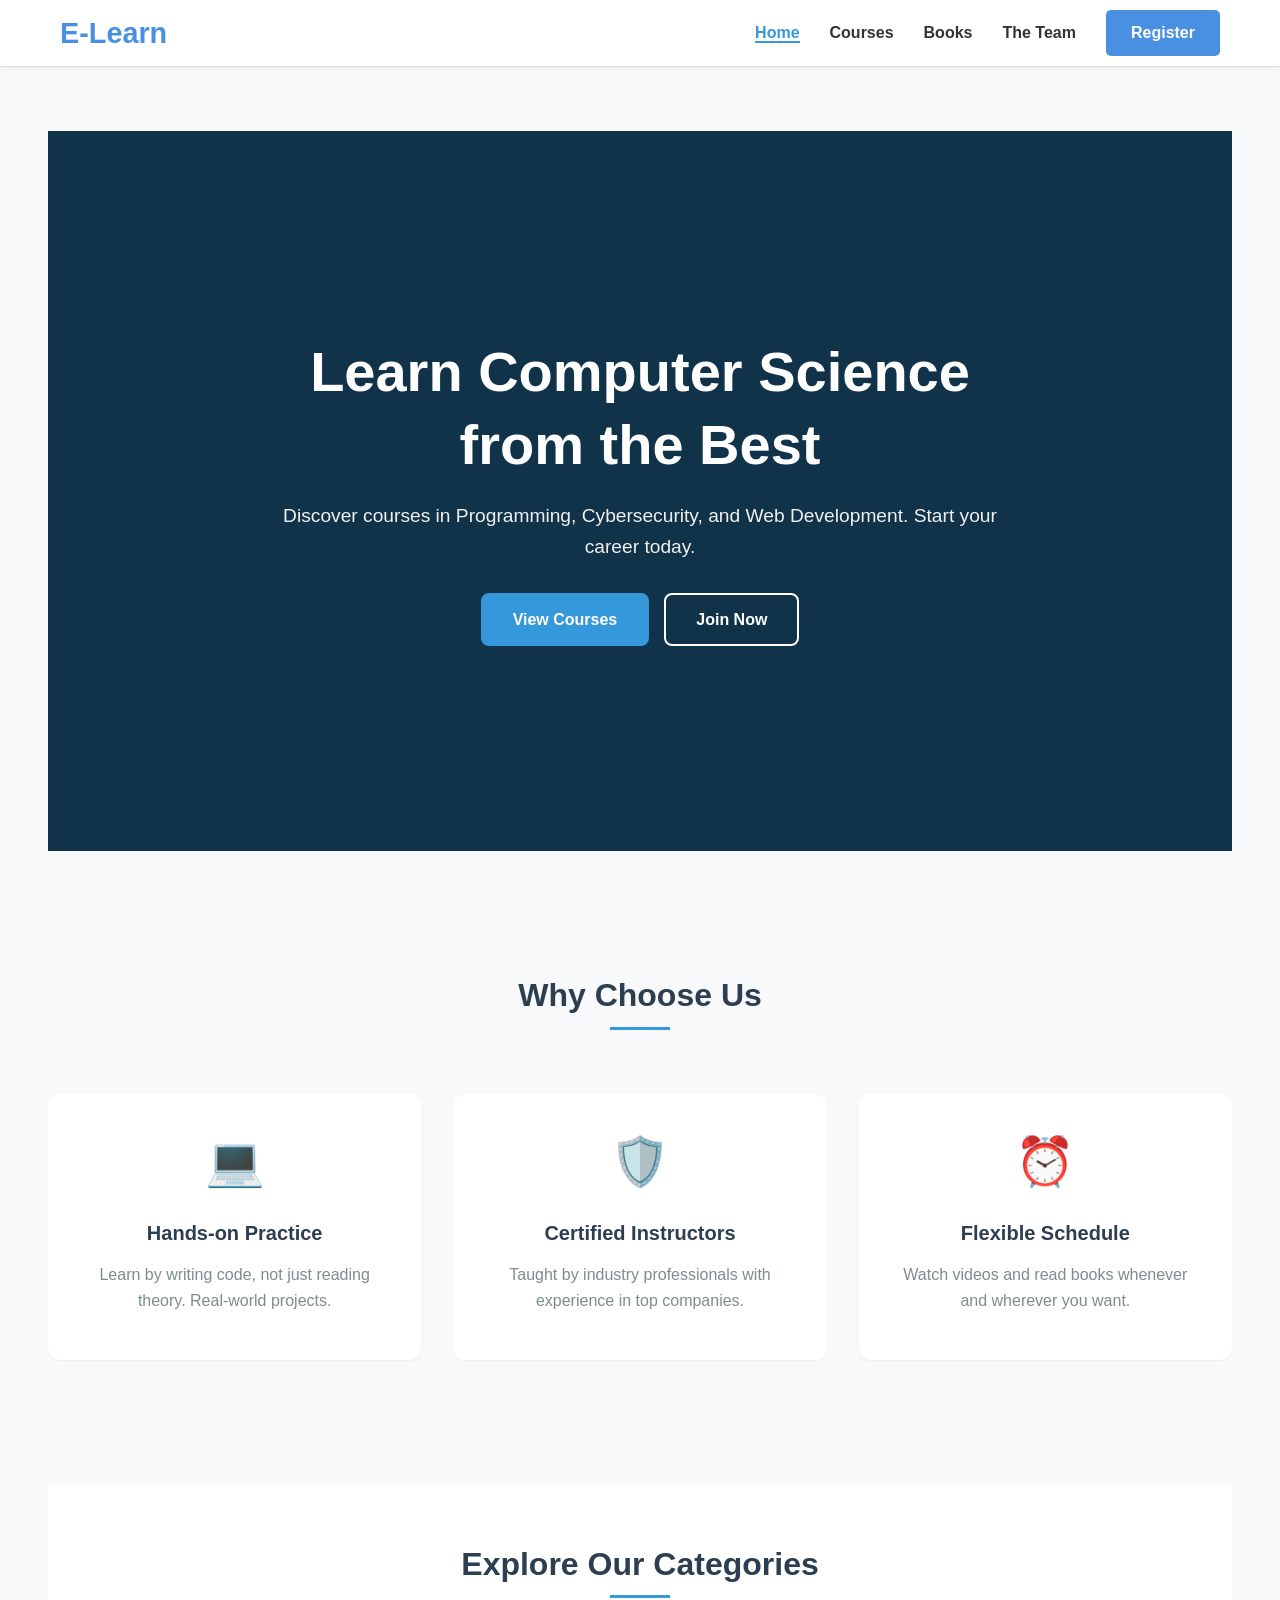
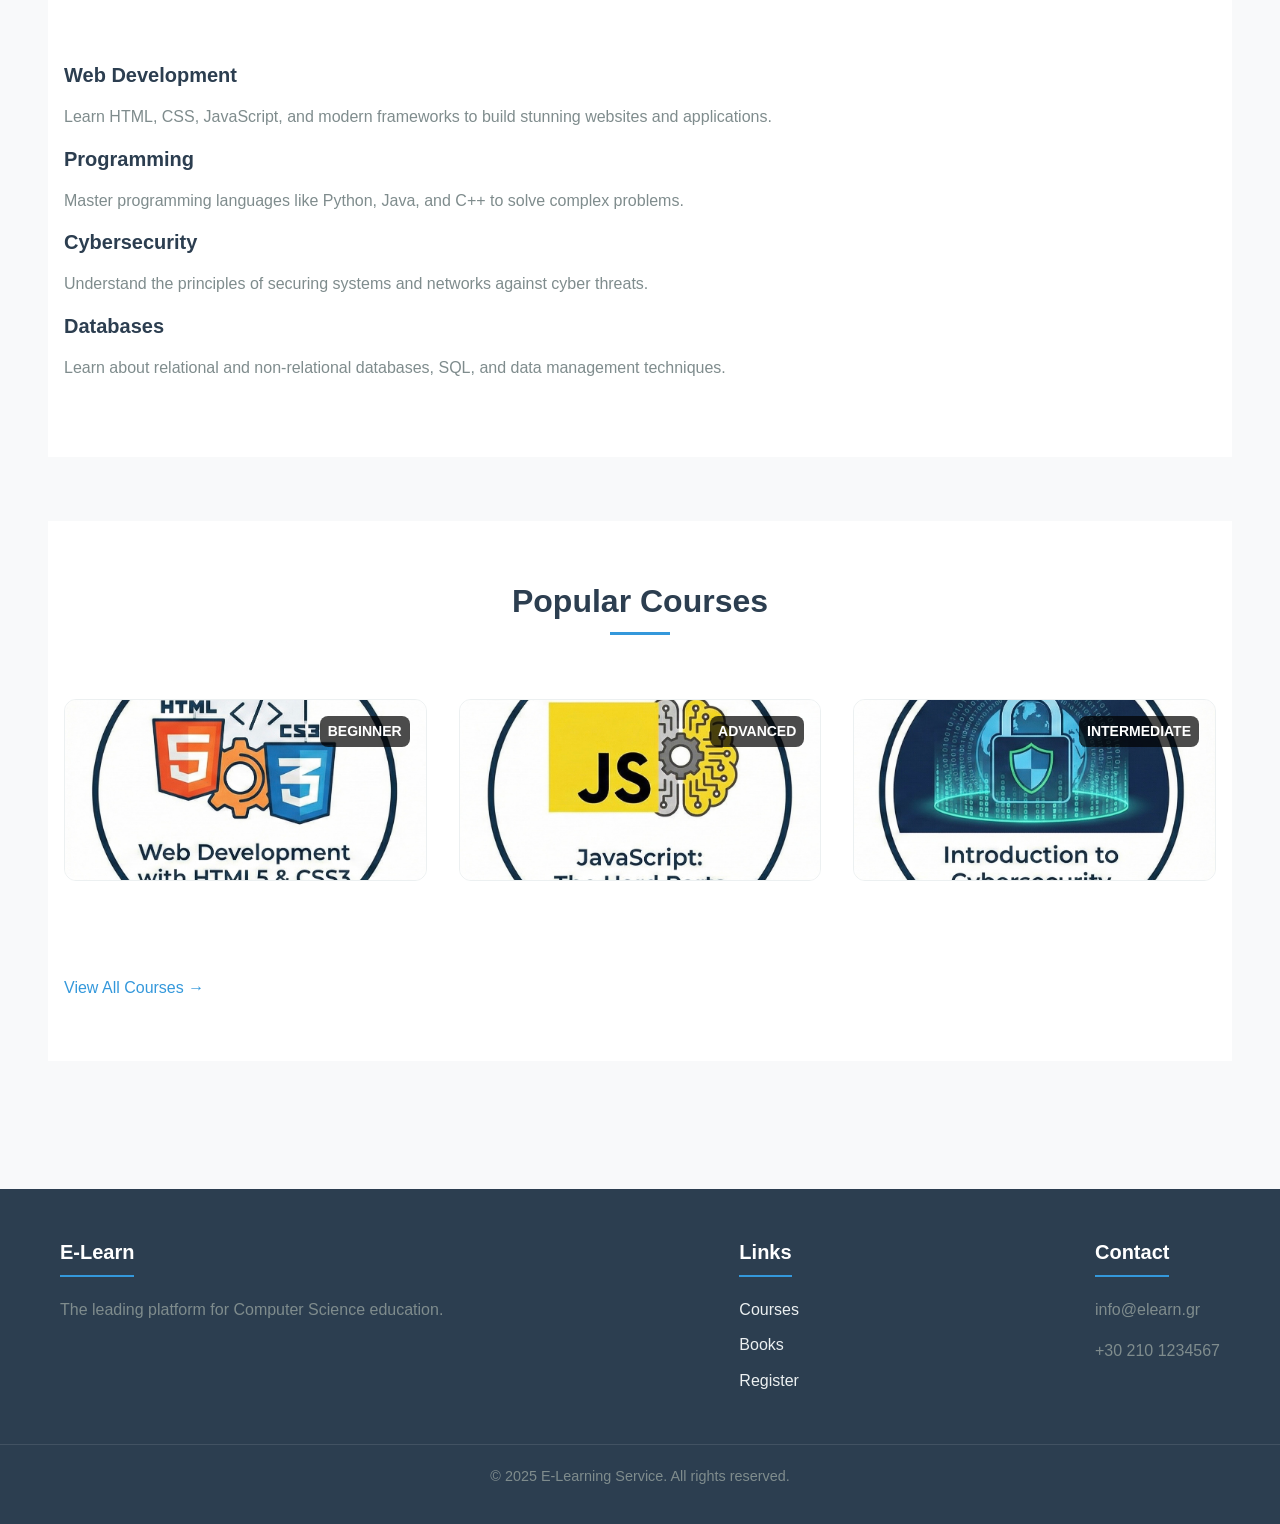
<file: project/part-a-frontend/index.html>
<!DOCTYPE html>
<html lang="el">
<head>
    <meta charset="UTF-8">
    <meta name="viewport" content="width=device-width, initial-scale=1.0">
    <title>E-Learn | Digital Learning</title>
    <link rel="stylesheet" href="assets/css/reset.css">
    <link rel="stylesheet" href="assets/css/theme.css">
    <link rel="stylesheet" href="assets/css/layout.css">
    <link rel="stylesheet" href="assets/css/components.css">
</head>
<body>

    <header class="main-header">
        <div class="header-container">
            
            <a href="index.html" class="logo">E-Learn</a>

            <button class="mobile-menu-btn" aria-label="Toggle navigation">
                <span class="bar"></span>
                <span class="bar"></span>
                <span class="bar"></span>
            </button>

            <nav class="main-nav">
                <ul>
                    <li><a href="index.html" class="active">Home</a></li>
                    <li><a href="courses.html">Courses</a></li>
                    <li><a href="books.html">Books</a></li>
                    <li><a href="about.html">The Team</a></li>
                    <li><a href="register.html" class="btn-register">Register</a></li>
                </ul>
            </nav>
        </div>
    </header>

    <main>
        <section id="hero" class="hero-section">
            <div class="hero-content">
                <h1>Learn Computer Science from the Best</h1>
                <p>Discover courses in Programming, Cybersecurity, and Web Development. Start your career today.</p>
                <div class="hero-buttons">
                    <a href="courses.html" class="btn-primary">View Courses</a>
                    <a href="register.html" class="btn-outline-white">Join Now</a>
                </div>
            </div>
            <div class="hero-overlay"></div>
        </section>

        <section id="features" class="container section-padding">
            <h2 class="section-title">Why Choose Us</h2>
            <div class="features-grid">
                <article class="feature-card">
                    <div class="icon">💻</div>
                    <h3>Hands-on Practice</h3>
                    <p>Learn by writing code, not just reading theory. Real-world projects.</p>
                </article>
                <article class="feature-card">
                    <div class="icon">🛡️</div>
                    <h3>Certified Instructors</h3>
                    <p>Taught by industry professionals with experience in top companies.</p>
                </article>
                <article class="feature-card">
                    <div class="icon">⏰</div>
                    <h3>Flexible Schedule</h3>
                    <p>Watch videos and read books whenever and wherever you want.</p>
                </article>
            </div>
        </section>

        <section id="categories-desc" class="bg-light section-padding">
            <div class="container">
                <h2 class="section-title">Explore Our Categories</h2>
                <div class="categories-grid">
                    <div class="category-card">
                        <h3>Web Development</h3>
                        <p>Learn HTML, CSS, JavaScript, and modern frameworks to build stunning websites and applications.</p>
                    </div>
                    <div class="category-card">
                        <h3>Programming</h3>
                        <p>Master programming languages like Python, Java, and C++ to solve complex problems.</p>
                    </div>
                    <div class="category-card">
                        <h3>Cybersecurity</h3>
                        <p>Understand the principles of securing systems and networks against cyber threats.</p>
                    </div>
                    <div class="category-card">
                        <h3>Databases</h3>
                        <p>Learn about relational and non-relational databases, SQL, and data management techniques.</p>
                    </div>
                </div>
            </div>
        </section>

        <section id="featured-courses" class="bg-light section-padding">
            <div class="container">
                <h2 class="section-title">Popular Courses</h2>
                <div id="courses-grid" class="grid-container">
                    </div>
                <div class="text-center" style="margin-top: 30px;">
                    <a href="courses.html" class="btn-link">View All Courses →</a>
                </div>
            </div>
        </section>
    </main>

    <footer>
        <div class="container footer-content">
            <div class="footer-col">
                <h3>E-Learn</h3>
                <p>The leading platform for Computer Science education.</p>
            </div>
            <div class="footer-col">
                <h3>Links</h3>
                <ul>
                    <li><a href="courses.html">Courses</a></li>
                    <li><a href="books.html">Books</a></li>
                    <li><a href="register.html">Register</a></li>
                </ul>
            </div>
            <div class="footer-col">
                <h3>Contact</h3>
                <p>info@elearn.gr</p>
                <p>+30 210 1234567</p>
            </div>
        </div>
        <div class="footer-bottom">
            <p>&copy; 2025 E-Learning Service. All rights reserved.</p>
        </div>
    </footer>

    <script src="assets/js/data/courses.js"></script>
    <script src="assets/js/ui/responsive.js"></script>
    <script src="assets/js/ui/modal.js"></script>
    <script src="app.js"></script>
    
    <script>
        document.addEventListener('DOMContentLoaded', () => {
            if (typeof renderCourses === 'function' && typeof courses !== 'undefined') {
                const featured = courses.slice(0, 3);
                renderCourses(featured);
            }
        });
    </script>
</body>
</html>
</file>
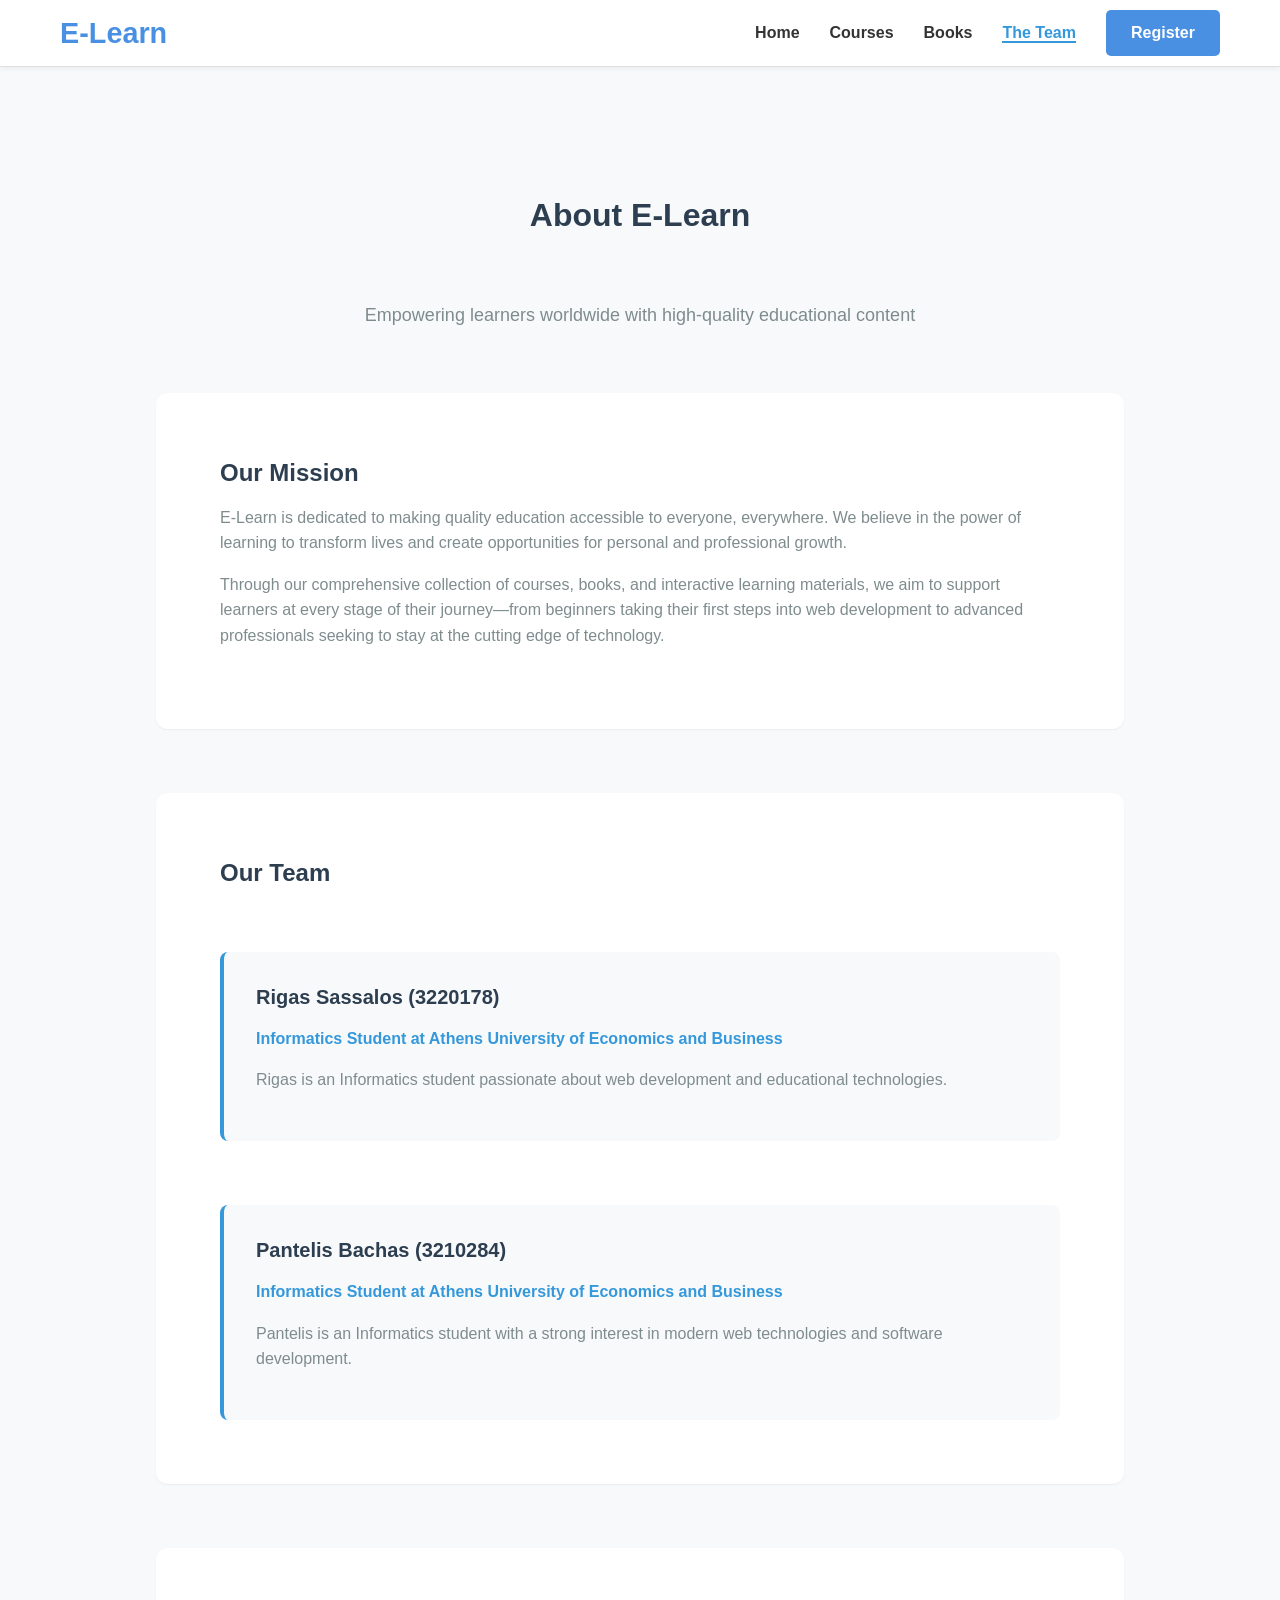
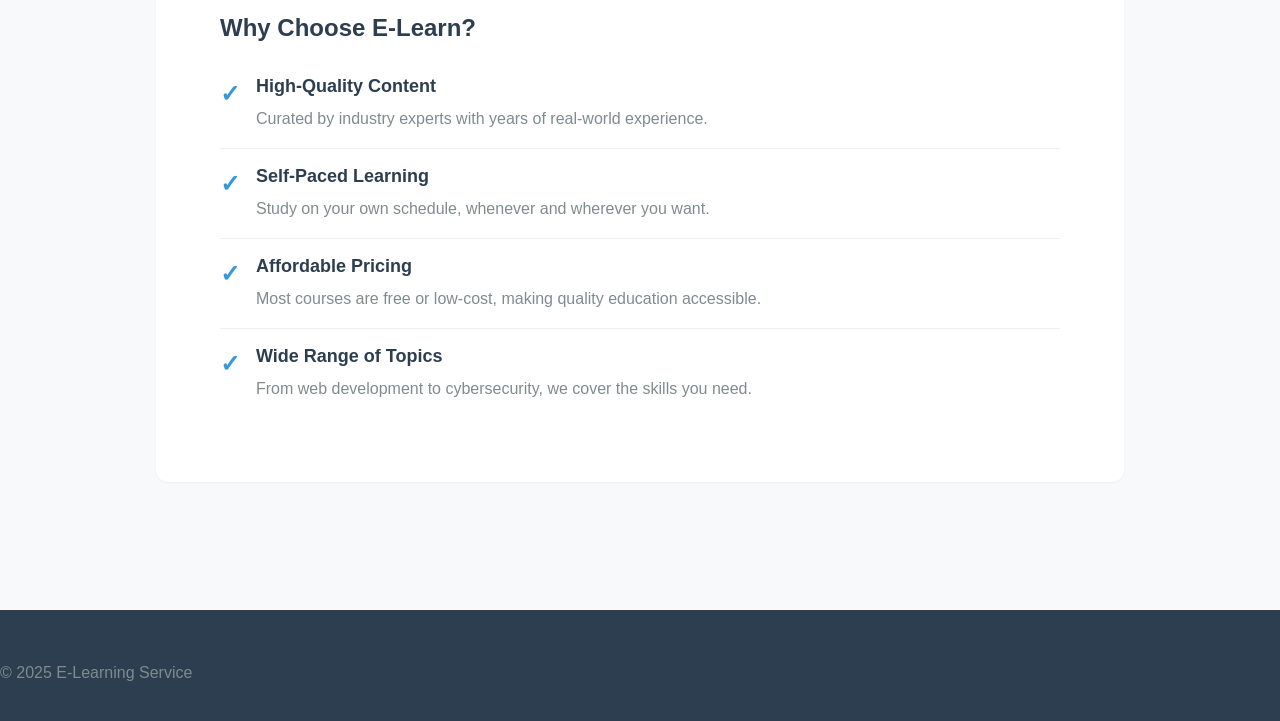
<file: project/part-a-frontend/about.html>
<!DOCTYPE html>
<html lang="en">
<head>
    <meta charset="UTF-8">
    <meta name="viewport" content="width=device-width, initial-scale=1.0">
    <title>About - E-Learn</title>
    <link rel="stylesheet" href="assets/css/reset.css">
    <link rel="stylesheet" href="assets/css/theme.css">
    <link rel="stylesheet" href="assets/css/layout.css">
    <link rel="stylesheet" href="assets/css/components.css">
</head>
<body>
    <header class="main-header">
        <div class="header-container">
            
            <a href="index.html" class="logo">E-Learn</a>

            <button class="mobile-menu-btn" aria-label="Toggle navigation">
                <span class="bar"></span>
                <span class="bar"></span>
                <span class="bar"></span>
            </button>

            <nav class="main-nav">
                <ul>
                    <li><a href="index.html">Home</a></li>
                    <li><a href="courses.html">Courses</a></li>
                    <li><a href="books.html">Books</a></li>
                    <li><a href="about.html" class="active">The Team</a></li>
                    <li><a href="register.html" class="btn-register">Register</a></li>
                </ul>
            </nav>
        </div>
    </header>

    <main>
        <section class="about-section" style="max-width: 1000px; margin: 0 auto; padding: var(--spacing-2xl) var(--spacing-base);">
            <h1>About E-Learn</h1>
            <p style="font-size: var(--font-size-lg); text-align: center; margin-bottom: var(--spacing-2xl); color: var(--text-secondary);">
                Empowering learners worldwide with high-quality educational content
            </p>

            <article style="background-color: var(--bg-lighter); padding: var(--spacing-2xl); border-radius: var(--radius-lg); margin-bottom: var(--spacing-2xl); box-shadow: var(--shadow-sm);">
                <h2>Our Mission</h2>
                <p>E-Learn is dedicated to making quality education accessible to everyone, everywhere. We believe in the power of learning to transform lives and create opportunities for personal and professional growth.</p>
                <p>Through our comprehensive collection of courses, books, and interactive learning materials, we aim to support learners at every stage of their journey—from beginners taking their first steps into web development to advanced professionals seeking to stay at the cutting edge of technology.</p>
            </article>

            <article style="background-color: var(--bg-lighter); padding: var(--spacing-2xl); border-radius: var(--radius-lg); margin-bottom: var(--spacing-2xl); box-shadow: var(--shadow-sm);">
                <h2>Our Team</h2>
                <div id="team-grid" style="display: grid; grid-template-columns: 1fr; gap: var(--spacing-2xl); margin-top: var(--spacing-2xl);">
                    <div style="padding: var(--spacing-lg); background-color: var(--bg-light); border-radius: var(--radius-md); border-left: 4px solid var(--primary);">
                        <h3>Rigas Sassalos (3220178)</h3>
                        <p style="color: var(--primary); font-weight: 600; margin-bottom: var(--spacing-base);">Informatics Student at Athens University of Economics and Business</p>
                        <p>Rigas is an Informatics student passionate about web development and educational technologies.</p>
                    </div>
                    <div style="padding: var(--spacing-lg); background-color: var(--bg-light); border-radius: var(--radius-md); border-left: 4px solid var(--primary);">
                        <h3>Pantelis Bachas (3210284)</h3>
                        <p style="color: var(--primary); font-weight: 600; margin-bottom: var(--spacing-base);">Informatics Student at Athens University of Economics and Business</p>
                        <p>Pantelis is an Informatics student with a strong interest in modern web technologies and software development.</p>
                    </div>
                </div>
            </article>

            <article style="background-color: var(--bg-lighter); padding: var(--spacing-2xl); border-radius: var(--radius-lg); box-shadow: var(--shadow-sm);">
                <h2>Why Choose E-Learn?</h2>
                <ul style="list-style: none; padding: 0;">
                    <li style="padding: var(--spacing-base) 0; border-bottom: 1px solid var(--border); display: flex; gap: var(--spacing-base); align-items: flex-start;">
                        <span style="color: var(--primary); font-weight: 700; font-size: 1.5rem; flex-shrink: 0;">✓</span>
                        <div>
                            <h4 style="margin: 0 0 var(--spacing-sm) 0;">High-Quality Content</h4>
                            <p style="margin: 0; color: var(--text-secondary);">Curated by industry experts with years of real-world experience.</p>
                        </div>
                    </li>
                    <li style="padding: var(--spacing-base) 0; border-bottom: 1px solid var(--border); display: flex; gap: var(--spacing-base); align-items: flex-start;">
                        <span style="color: var(--primary); font-weight: 700; font-size: 1.5rem; flex-shrink: 0;">✓</span>
                        <div>
                            <h4 style="margin: 0 0 var(--spacing-sm) 0;">Self-Paced Learning</h4>
                            <p style="margin: 0; color: var(--text-secondary);">Study on your own schedule, whenever and wherever you want.</p>
                        </div>
                    </li>
                    <li style="padding: var(--spacing-base) 0; border-bottom: 1px solid var(--border); display: flex; gap: var(--spacing-base); align-items: flex-start;">
                        <span style="color: var(--primary); font-weight: 700; font-size: 1.5rem; flex-shrink: 0;">✓</span>
                        <div>
                            <h4 style="margin: 0 0 var(--spacing-sm) 0;">Affordable Pricing</h4>
                            <p style="margin: 0; color: var(--text-secondary);">Most courses are free or low-cost, making quality education accessible.</p>
                        </div>
                    </li>
                    <li style="padding: var(--spacing-base) 0; display: flex; gap: var(--spacing-base); align-items: flex-start;">
                        <span style="color: var(--primary); font-weight: 700; font-size: 1.5rem; flex-shrink: 0;">✓</span>
                        <div>
                            <h4 style="margin: 0 0 var(--spacing-sm) 0;">Wide Range of Topics</h4>
                            <p style="margin: 0; color: var(--text-secondary);">From web development to cybersecurity, we cover the skills you need.</p>
                        </div>
                    </li>
                </ul>
            </article>
        </section>
    </main>

    <footer>
        <p>&copy; 2025 E-Learning Service</p>
    </footer>

    <script src="assets/js/ui/responsive.js"></script>
    <script src="assets/js/ui/modal.js"></script>
    <script src="app.js"></script>
</body>
</html>
</file>
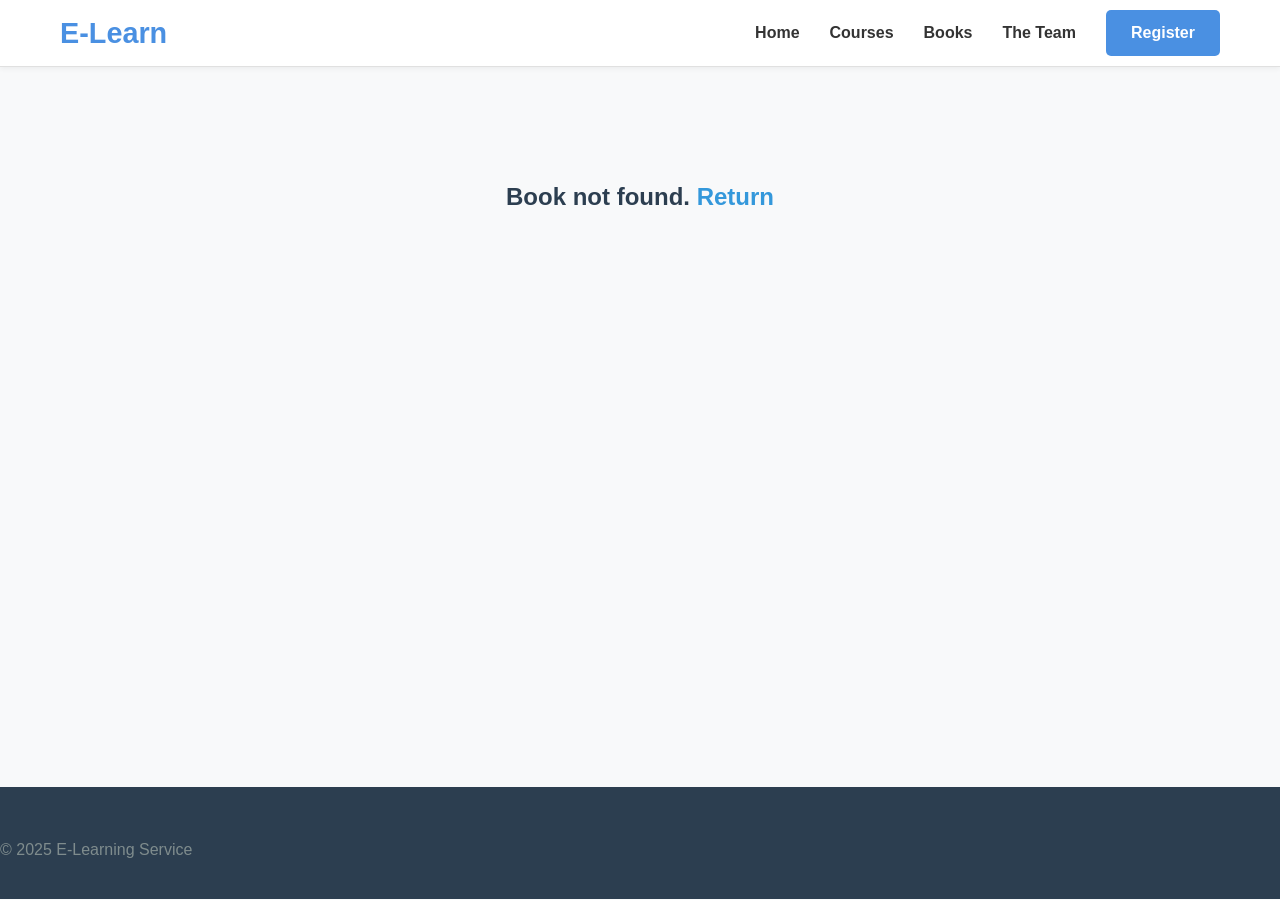
<file: project/part-a-frontend/book-details.html>
<!DOCTYPE html>
<html lang="en">
<head>
    <meta charset="UTF-8">
    <meta name="viewport" content="width=device-width, initial-scale=1.0">
    <title>Book Details - E-Learn</title>
    
    <link rel="stylesheet" href="assets/css/reset.css">
    <link rel="stylesheet" href="assets/css/theme.css">
    <link rel="stylesheet" href="assets/css/layout.css">
    <link rel="stylesheet" href="assets/css/components.css">
</head>
<body>
    <header class="main-header">
        <div class="header-container">
            
            <a href="index.html" class="logo">E-Learn</a>

            <button class="mobile-menu-btn" aria-label="Toggle navigation">
                <span class="bar"></span>
                <span class="bar"></span>
                <span class="bar"></span>
            </button>

            <nav class="main-nav">
                <ul>
                    <li><a href="index.html">Home</a></li>
                    <li><a href="courses.html">Courses</a></li>
                    <li><a href="books.html">Books</a></li>
                    <li><a href="about.html">The Team</a></li>
                    <li><a href="register.html" class="btn-register">Register</a></li>
                </ul>
            </nav>
        </div>
    </header>

    <main class="details-container book-details-container">
        
        <header class="details-header">
            <span id="book-category" class="badge"></span>
            <h1 id="book-title">Load Title...</h1>
            <p id="book-desc" class="lead-text"></p>
        </header>

        <div class="details-layout">
            <div class="details-content">
                <img id="book-image" src="" alt="" class="main-image">
                
                <section>
                    <h2>Description</h2>
                    <p id="book-long-desc"></p>
                </section>

                <section>
                    <h2>What You Will Learn (Table of Contents)</h2>
                    <ul id="book-syllabus" class="syllabus-list">
                    </ul>
                </section>
            </div>

            <aside class="details-sidebar">
                <div class="sidebar-card">
                    <div class="price-tag" id="book-price"></div>
                    <ul>
                        <li><strong>Pages:</strong> <span id="book-pages"></span></li>
                        <li><strong>Level:</strong> <span id="book-level"></span></li>
                        <li><strong>Author:</strong> <span id="book-author"></span></li>
                        <li><strong>ISBN:</strong> <span id="book-isbn"></span></li>
                    </ul>
                    <button class="btn btn-primary" style="width: 100%; margin-top: var(--spacing-lg);">Purchase Now</button>
                </div>
            </aside>
        </div>
    </main>

    <footer>
        <p>&copy; 2025 E-Learning Service</p>
    </footer>

    <script src="assets/js/data/books.js"></script>
    <script src="assets/js/ui/responsive.js"></script>
    <script src="assets/js/ui/modal.js"></script>
    <script src="app.js"></script> 
</body>
</html>
</file>
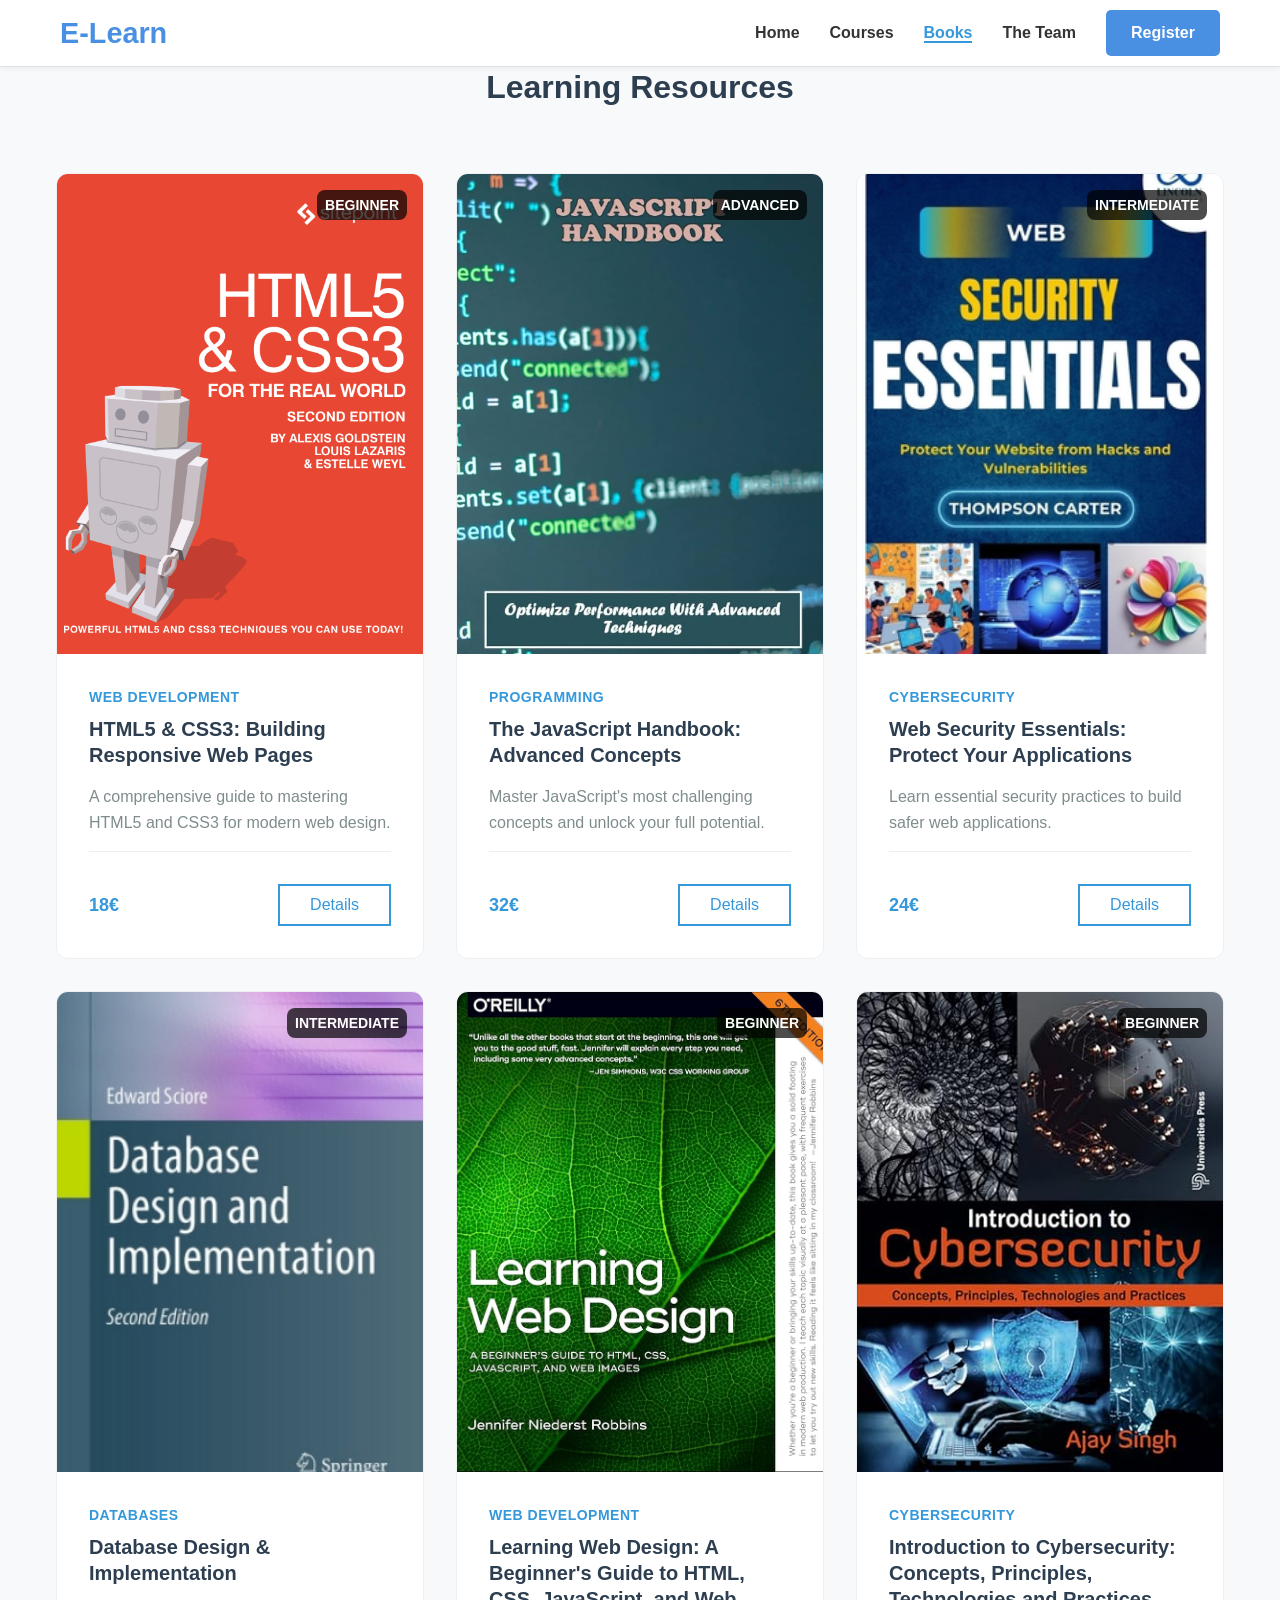
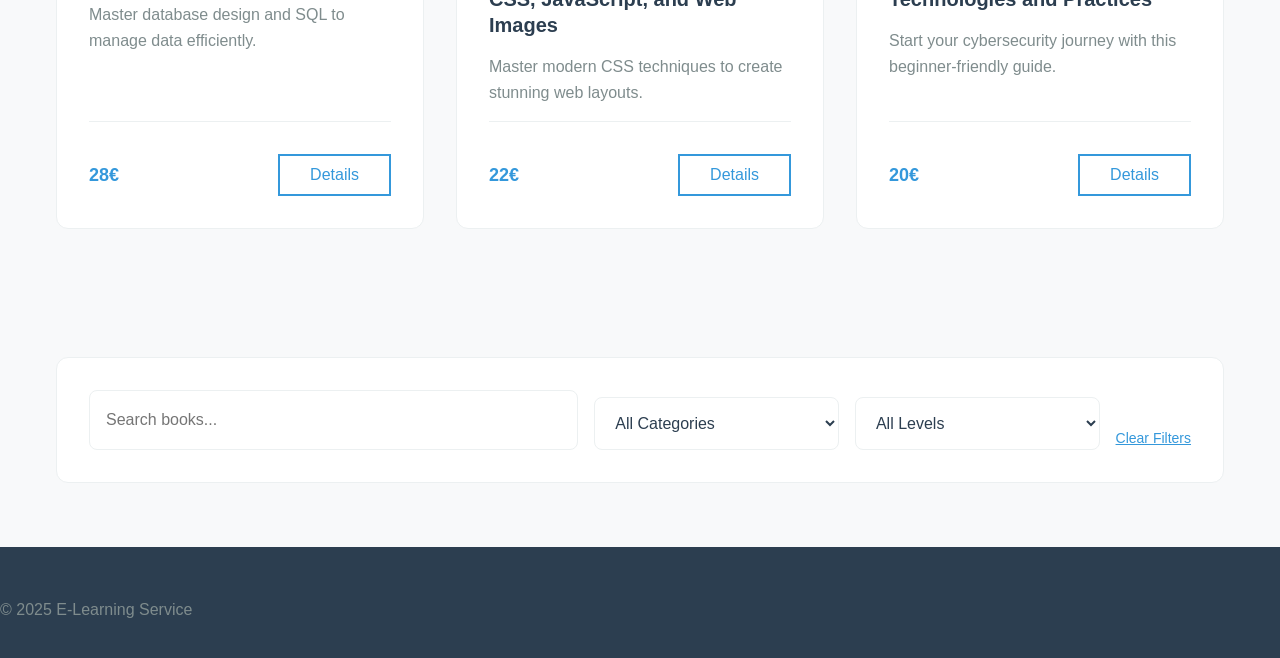
<file: project/part-a-frontend/books.html>
<!DOCTYPE html>
<html lang="en">
<head>
    <meta charset="UTF-8">
    <meta name="viewport" content="width=device-width, initial-scale=1.0">
    <title>Books - E-Learn</title>
    <link rel="stylesheet" href="assets/css/reset.css">
    <link rel="stylesheet" href="assets/css/theme.css">
    <link rel="stylesheet" href="assets/css/layout.css">
    <link rel="stylesheet" href="assets/css/components.css">
</head>
<body>
    <header class="main-header">
        <div class="header-container">
            
            <a href="index.html" class="logo">E-Learn</a>

            <button class="mobile-menu-btn" aria-label="Toggle navigation">
                <span class="bar"></span>
                <span class="bar"></span>
                <span class="bar"></span>
            </button>

            <nav class="main-nav">
                <ul>
                    <li><a href="index.html">Home</a></li>
                    <li><a href="courses.html">Courses</a></li>
                    <li><a href="books.html" class="active">Books</a></li>
                    <li><a href="about.html">The Team</a></li>
                    <li><a href="register.html" class="btn-register">Register</a></li>
                </ul>
            </nav>
        </div>
    </header>

    <main class="container">
        <section class="books-section">
            <h1>Learning Resources</h1>
            <div id="books-grid" class="grid-container"></div>
        </section>

        <section class="filters-section">
            <div class="filters-container">
                <div class="filter-group search-group">
                    <input type="text" id="searchInput" placeholder="Search books...">
                </div>

                <div class="filter-group">
                    <select id="categorySelect">
                        <option value="all">All Categories</option>
                        <option value="web-dev">Web Development</option>
                        <option value="programming">Programming</option>
                        <option value="security">Security</option>
                        <option value="databases">Databases</option>
                    </select>
                </div>

                <div class="filter-group">
                    <select id="levelSelect">
                        <option value="all">All Levels</option>
                        <option value="Beginner">Beginner</option>
                        <option value="Intermediate">Intermediate</option>
                        <option value="Advanced">Advanced</option>
                    </select>
                </div>
                
                <button id="clearFiltersBtn" class="btn-text">Clear Filters</button>
            </div>
        </section>
    </main>

    <footer>
        <p>&copy; 2025 E-Learning Service</p>
    </footer>

    <script src="assets/js/data/books.js"></script>
    <script src="assets/js/ui/responsive.js"></script>
    <script src="assets/js/ui/modal.js"></script>
    <script src="app.js"></script>
</body>
</html>
</file>
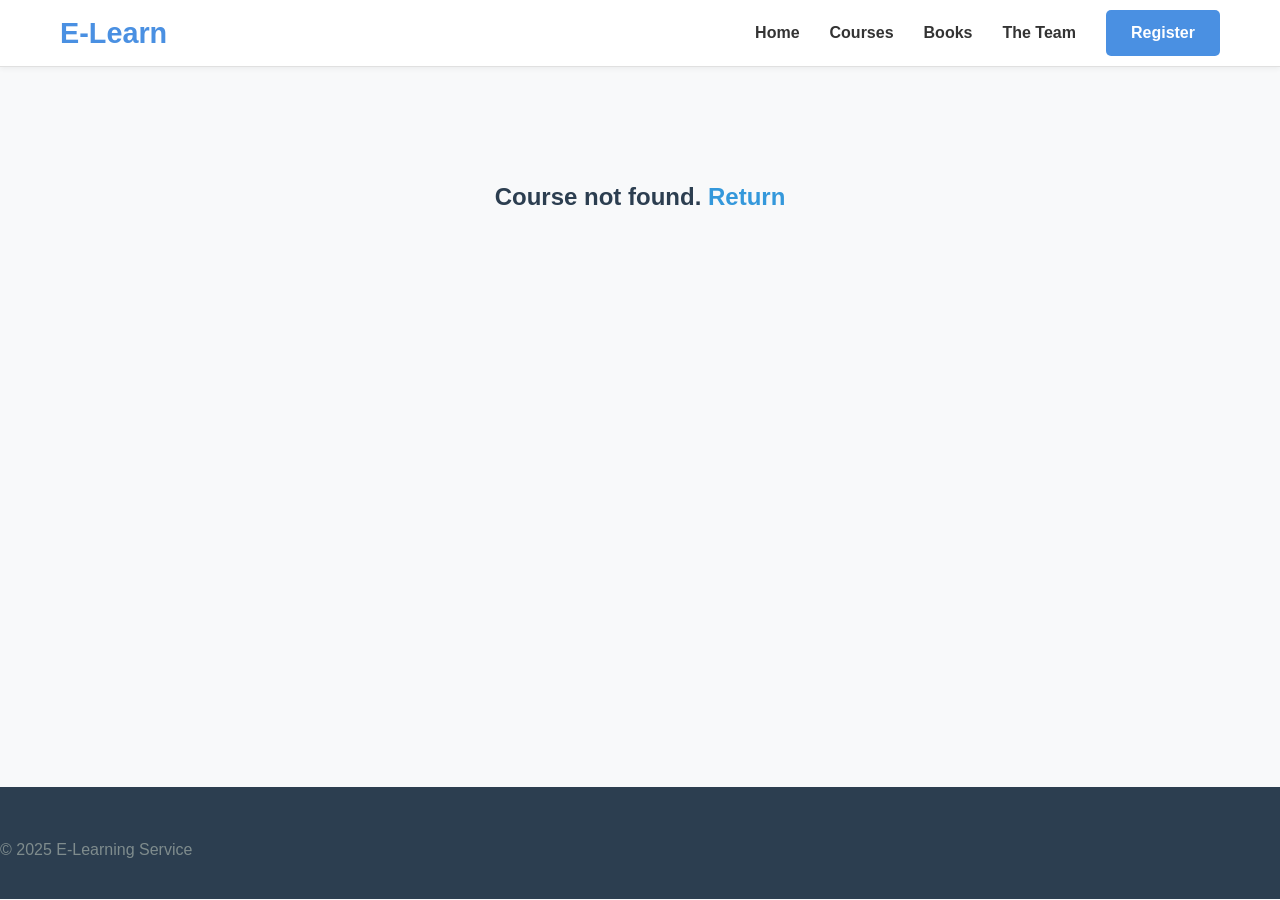
<file: project/part-a-frontend/course-details.html>
<!DOCTYPE html>
<html lang="en">
<head>
    <meta charset="UTF-8">
    <meta name="viewport" content="width=device-width, initial-scale=1.0">
    <title>Course Details - E-Learn</title>
    
    <link rel="stylesheet" href="assets/css/reset.css">
    <link rel="stylesheet" href="assets/css/theme.css">
    <link rel="stylesheet" href="assets/css/layout.css">
    <link rel="stylesheet" href="assets/css/components.css">
</head>
<body>
    <header class="main-header">
        <div class="header-container">
            
            <a href="index.html" class="logo">E-Learn</a>

            <button class="mobile-menu-btn" aria-label="Toggle navigation">
                <span class="bar"></span>
                <span class="bar"></span>
                <span class="bar"></span>
            </button>

            <nav class="main-nav">
                <ul>
                    <li><a href="index.html">Home</a></li>
                    <li><a href="courses.html">Courses</a></li>
                    <li><a href="books.html">Books</a></li>
                    <li><a href="about.html">The Team</a></li>
                    <li><a href="register.html" class="btn-register">Register</a></li>
                </ul>
            </nav>
        </div>
    </header>

    <main class="details-container">
        
        <header class="details-header">
            <span id="course-category" class="badge"></span>
            <h1 id="course-title">Load Title...</h1>
            <p id="course-desc" class="lead-text"></p>
        </header>

        <div class="details-layout">
            <div class="details-content">
                <img id="course-image" src="" alt="" class="main-image">
                
                <section>
                    <h2>Description</h2>
                    <p id="course-long-desc"></p>
                </section>

                <section>
                    <h2>What You Will Learn (Syllabus)</h2>
                    <ul id="course-syllabus" class="syllabus-list">
                        </ul>
                </section>
            </div>

            <aside class="details-sidebar">
                <div class="sidebar-card">
                    <div class="price-tag" id="course-price"></div>
                    <ul>
                        <li><strong>Duration:</strong> <span id="course-duration"></span></li>
                        <li><strong>Level:</strong> <span id="course-level"></span></li>
                        <li><strong>Instructor:</strong> <span id="course-instructor"></span></li>
                    </ul>
                    <button class="btn btn-primary" style="width: 100%; margin-top: var(--spacing-lg);">Enroll Now</button>
                </div>
            </aside>
        </div>
    </main>

    <footer>
        <p>&copy; 2025 E-Learning Service</p>
    </footer>

    <script src="assets/js/data/courses.js"></script>
    <script src="assets/js/ui/responsive.js"></script>
    <script src="assets/js/ui/modal.js"></script>
    <script src="app.js"></script> 
</body>
</html>
                <!--<button class="btn-primary full-width">Enroll Now</button>
            </div>
        </aside>
    </div> -->
</main>
</file>
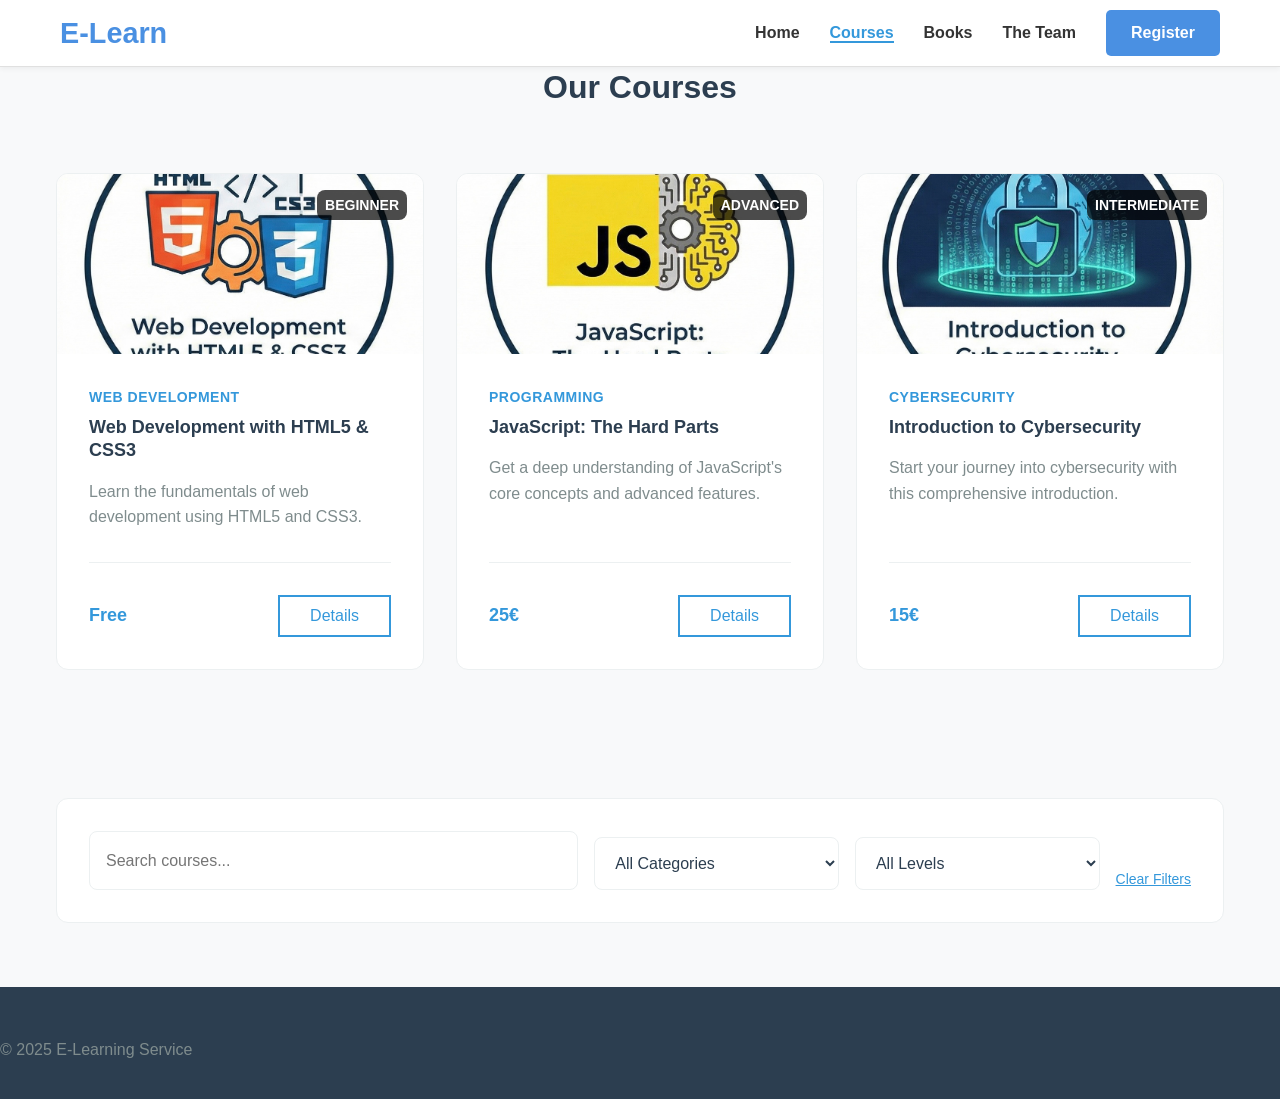
<file: project/part-a-frontend/courses.html>
<!DOCTYPE html>
<html lang="en">
<head>
    <meta charset="UTF-8">
    <meta name="viewport" content="width=device-width, initial-scale=1.0">
    <title>Courses - E-Learn</title>
    <link rel="stylesheet" href="assets/css/reset.css">
    <link rel="stylesheet" href="assets/css/theme.css">
    <link rel="stylesheet" href="assets/css/layout.css">
    <link rel="stylesheet" href="assets/css/components.css">
</head>
<body>
    <header class="main-header">
        <div class="header-container">
            
            <a href="index.html" class="logo">E-Learn</a>

            <button class="mobile-menu-btn" aria-label="Toggle navigation">
                <span class="bar"></span>
                <span class="bar"></span>
                <span class="bar"></span>
            </button>

            <nav class="main-nav">
                <ul>
                    <li><a href="index.html">Home</a></li>
                    <li><a href="courses.html" class="active">Courses</a></li>
                    <li><a href="books.html">Books</a></li>
                    <li><a href="about.html">The Team</a></li>
                    <li><a href="register.html" class="btn-register">Register</a></li>
                </ul>
            </nav>
        </div>
    </header>

    <main class="container">
        <section class="courses-section">
            <h1>Our Courses</h1>
            <div id="courses-grid" class="grid-container"></div>
        </section>

        <section class="filters-section">
            <div class="filters-container">
                <div class="filter-group search-group">
                    <input type="text" id="searchInput" placeholder="Search courses...">
                </div>

                <div class="filter-group">
                    <select id="categorySelect">
                        <option value="all">All Categories</option>
                        <option value="web-dev">Web Development</option>
                        <option value="programming">Programming</option>
                        <option value="security">Security</option>
                        <option value="databases">Databases</option>
                    </select>
                </div>

                <div class="filter-group">
                    <select id="levelSelect">
                        <option value="all">All Levels</option>
                        <option value="Beginner">Beginner</option>
                        <option value="Intermediate">Intermediate</option>
                        <option value="Advanced">Advanced</option>
                    </select>
                </div>
                
                <button id="clearFiltersBtn" class="btn-text">Clear Filters</button>
            </div>
        </section>
    </main>

    <footer>
        <p>&copy; 2025 E-Learning Service</p>
    </footer>

    <script src="assets/js/data/courses.js"></script>
    <script src="assets/js/ui/responsive.js"></script>
    <script src="assets/js/ui/modal.js"></script>
    <script src="app.js"></script>
</body>
</html>
</file>
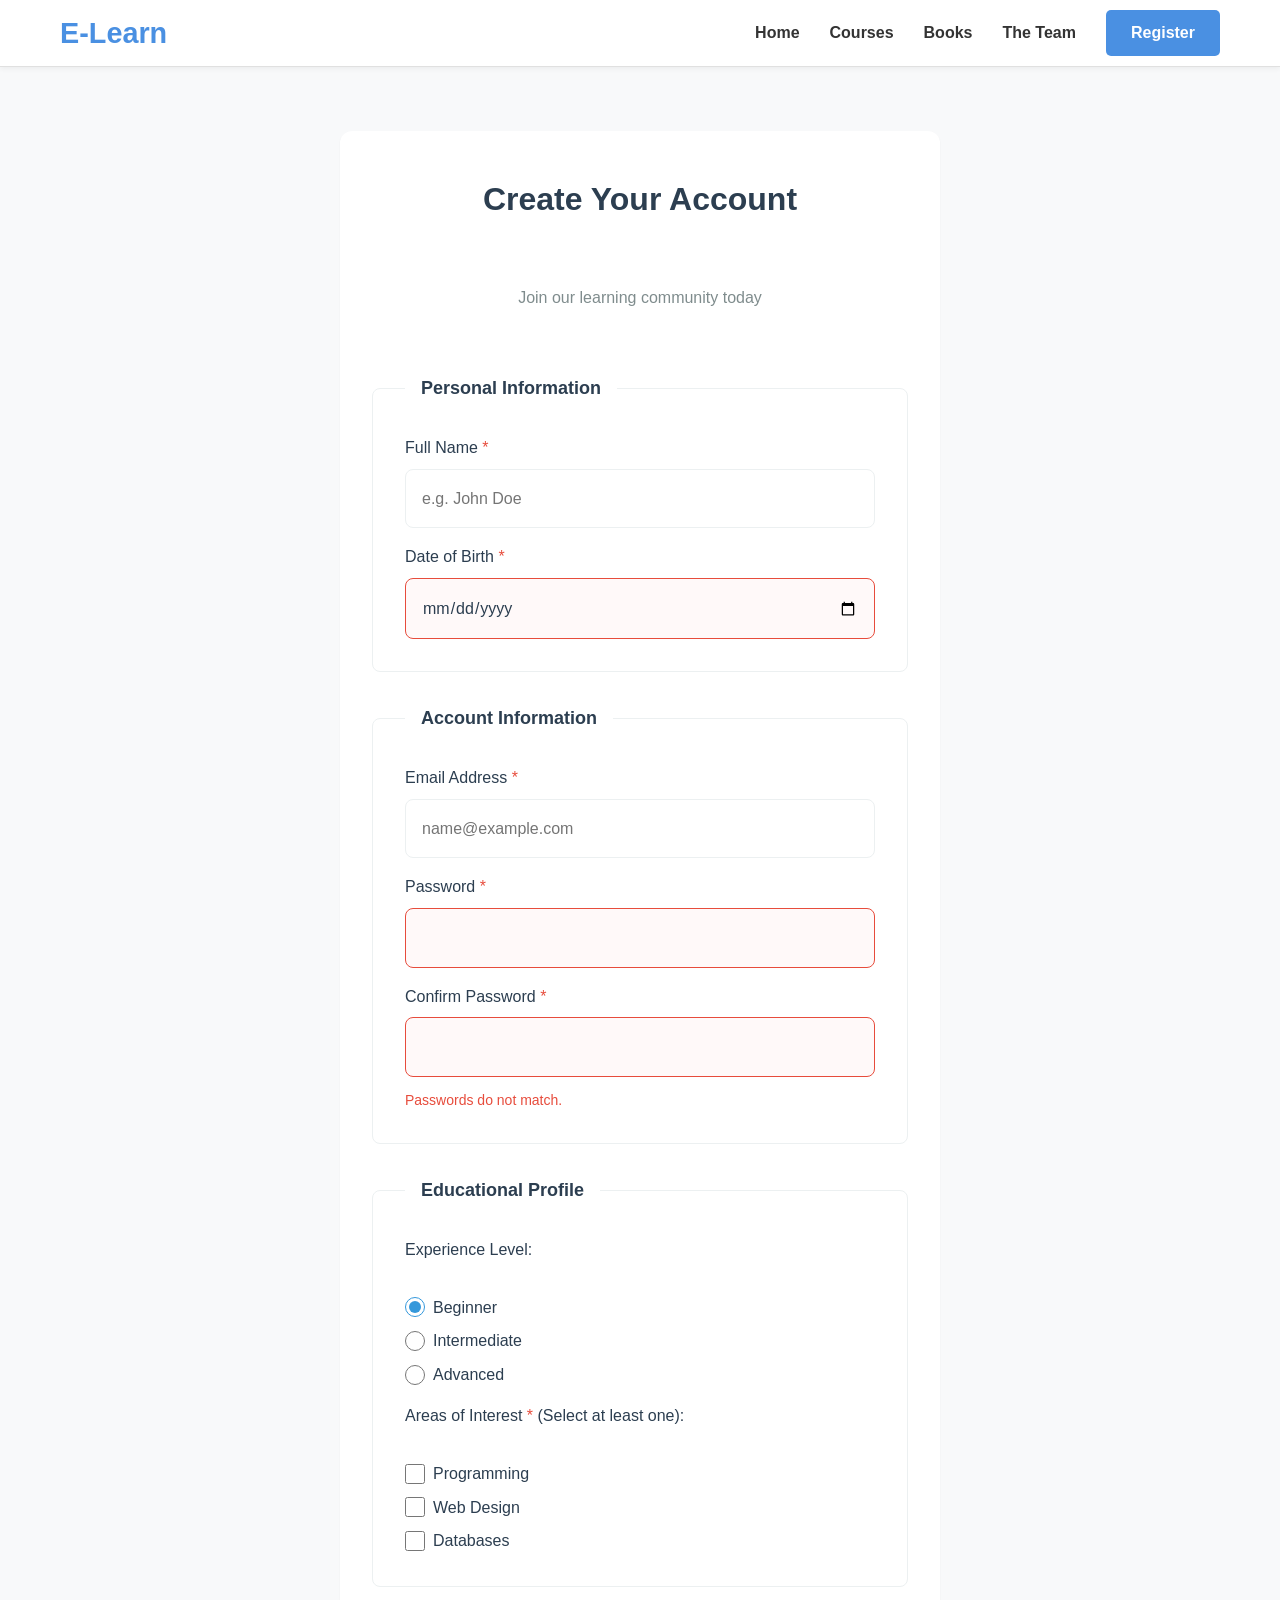
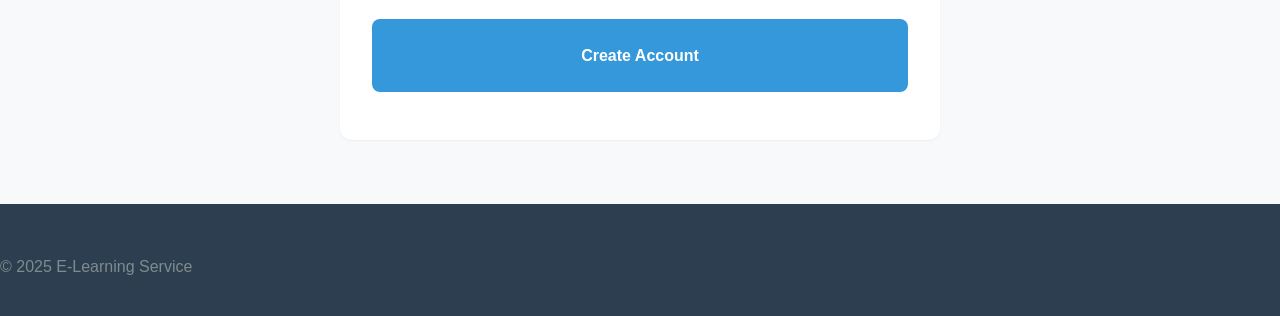
<file: project/part-a-frontend/register.html>
<!DOCTYPE html>
<html lang="en">
<head>
    <meta charset="UTF-8">
    <meta name="viewport" content="width=device-width, initial-scale=1.0">
    <title>User Registration - E-Learn</title>
    <link rel="stylesheet" href="assets/css/reset.css">
    <link rel="stylesheet" href="assets/css/theme.css">
    <link rel="stylesheet" href="assets/css/layout.css">
    <link rel="stylesheet" href="assets/css/components.css">
</head>
<body>
    <header class="main-header">
        <div class="header-container">
            
            <a href="index.html" class="logo">E-Learn</a>

            <button class="mobile-menu-btn" aria-label="Toggle navigation">
                <span class="bar"></span>
                <span class="bar"></span>
                <span class="bar"></span>
            </button>

            <nav class="main-nav">
                <ul>
                    <li><a href="index.html">Home</a></li>
                    <li><a href="courses.html">Courses</a></li>
                    <li><a href="books.html">Books</a></li>
                    <li><a href="about.html">The Team</a></li>
                    <li><a href="register.html" class="btn-register">Register</a></li>
                </ul>
            </nav>
        </div>
    </header>

    <main>
        <section class="register-section">
            <h1>Create Your Account</h1>
            <p style="text-align: center; margin-bottom: var(--spacing-2xl); color: var(--text-secondary);">Join our learning community today</p>
            
            <form id="registerForm" class="form-container">
                
                <!-- Personal Information Section -->
                <fieldset>
                    <legend>Personal Information</legend>
                    <div class="form-group">
                        <label for="fullname">Full Name <span style="color: var(--danger);">*</span></label>
                        <input type="text" id="fullname" name="fullname" required minlength="5" placeholder="e.g. John Doe">
                        <span class="error-msg">Name must be at least 5 characters long.</span>
                    </div>

                    <div class="form-group">
                        <label for="birthdate">Date of Birth <span style="color: var(--danger);">*</span></label>
                        <input type="date" id="birthdate" name="birthdate" required>
                    </div>
                </fieldset>

                <!-- Account Information Section -->
                <fieldset>
                    <legend>Account Information</legend>
                    <div class="form-group">
                        <label for="email">Email Address <span style="color: var(--danger);">*</span></label>
                        <input type="email" id="email" name="email" required placeholder="name@example.com">
                        <span class="error-msg">Please enter a valid email.</span>
                    </div>

                    <div class="form-group">
                        <label for="password">Password <span style="color: var(--danger);">*</span></label>
                        <input type="password" id="password" name="password" required 
                               pattern="^(?=.*[A-Za-z])(?=.*\d)[A-Za-z\d]{8,}$"
                               title="At least 8 characters, one letter and one number">
                        <span class="info-msg">Minimum 8 characters, at least 1 letter and 1 number.</span>
                    </div>

                    <div class="form-group">
                        <label for="confirm-password">Confirm Password <span style="color: var(--danger);">*</span></label>
                        <input type="password" id="confirm-password" name="confirm-password" required>
                        <span class="error-msg" id="match-error">Passwords do not match.</span>
                    </div>
                </fieldset>

                <!-- Educational Profile Section -->
                <fieldset>
                    <legend>Educational Profile</legend>
                    
                    <div class="form-group">
                        <label style="margin-bottom: var(--spacing-md);">Experience Level:</label>
                        <div class="radio-group">
                            <label><input type="radio" name="level" value="beginner" checked> Beginner</label>
                            <label><input type="radio" name="level" value="intermediate"> Intermediate</label>
                            <label><input type="radio" name="level" value="advanced"> Advanced</label>
                        </div>
                    </div>

                    <div class="form-group">
                        <label style="margin-bottom: var(--spacing-md);">Areas of Interest <span style="color: var(--danger);">*</span> (Select at least one):</label>
                        <div class="checkbox-group">
                            <label><input type="checkbox" name="interests" value="programming"> Programming</label>
                            <label><input type="checkbox" name="interests" value="design"> Web Design</label>
                            <label><input type="checkbox" name="interests" value="databases"> Databases</label>
                        </div>
                        <span class="error-msg" id="interests-error" style="display:none;">Please select at least one area of interest.</span>
                    </div>
                </fieldset>

                <!-- Submit Button -->
                <button type="submit" class="btn btn-primary" style="width: 100%; padding: var(--spacing-md);">Create Account</button>
            </form>

            <!-- Success Message -->
            <div id="success-message" class="hidden">
                <h2>Welcome to E-Learn!</h2>
                <p>Your registration was successful, <span id="summary-name"></span>.</p>
                <p>Your information has been saved locally.</p>
                <pre id="summary-data"></pre>
            </div>
        </section>
    </main>

    <footer>
        <p>&copy; 2025 E-Learning Service</p>
    </footer>

    <script src="assets/js/data/courses.js"></script>
    <script src="assets/js/ui/responsive.js"></script>
    <script src="assets/js/ui/modal.js"></script>
    <script src="assets/js/forms/register-form.js"></script>
    <script src="app.js"></script>
</body>
</html>
</file>
<file: project/part-a-frontend/assets/css/theme.css>
/* Design System & Color Palette */
:root {
    /* Primary Colors */
    --primary: #3498db;
    --primary-dark: #2980b9;
    --primary-light: #ecf0f1;
    
    /* Secondary Colors */
    --secondary: #2c3e50;
    --secondary-light: #34495e;
    
    /* Status Colors */
    --success: #27ae60;
    --danger: #e74c3c;
    --warning: #f39c12;
    --info: #3498db;
    
    /* Neutral Colors */
    --text-primary: #2c3e50;
    --text-secondary: #7f8c8d;
    --border: #ecf0f1;
    --bg-light: #f8f9fa;
    --bg-lighter: #ffffff;
    
    /* Spacing */
    --spacing-xs: 0.25rem;
    --spacing-sm: 0.5rem;
    --spacing-base: 1rem;
    --spacing-md: 1.5rem;
    --spacing-lg: 2rem;
    --spacing-xl: 3rem;
    --spacing-2xl: 4rem;
    
    /* Border Radius */
    --radius-sm: 4px;
    --radius-md: 8px;
    --radius-lg: 12px;
    --radius-full: 9999px;
    
    /* Typography */
    --font-size-sm: 0.875rem;
    --font-size-base: 1rem;
    --font-size-lg: 1.125rem;
    --font-size-xl: 1.25rem;
    --font-size-2xl: 1.5rem;
    --font-size-3xl: 2rem;
    --font-size-4xl: 2.5rem;
    
    /* Shadows */
    --shadow-sm: 0 1px 2px rgba(0, 0, 0, 0.05);
    --shadow-md: 0 4px 6px rgba(0, 0, 0, 0.1);
    --shadow-lg: 0 10px 15px rgba(0, 0, 0, 0.1);
    --shadow-xl: 0 20px 25px rgba(0, 0, 0, 0.1);
    
    /* Transitions */
    --transition-fast: 150ms ease-in-out;
    --transition-base: 250ms ease-in-out;
    --transition-slow: 350ms ease-in-out;
}

/* Global Styles */
body {
    background-color: var(--bg-light);
    color: var(--text-primary);
}

/* Headings */
h1, h2, h3, h4, h5, h6 {
    font-weight: 600;
    line-height: 1.3;
    color: var(--secondary);
    margin-bottom: var(--spacing-base);
}

h1 {
    font-size: var(--font-size-3xl);
}

h2 {
    font-size: var(--font-size-2xl);
}

h3 {
    font-size: var(--font-size-xl);
}

h4 {
    font-size: var(--font-size-lg);
}

p {
    margin-bottom: var(--spacing-base);
    color: var(--text-secondary);
}

/* Links */
a {
    color: var(--primary);
    text-decoration: none;
    transition: color var(--transition-fast);
}

a:hover {
    color: var(--primary-dark);
}

/* Focus States */
button:focus,
input:focus,
select:focus,
textarea:focus,
a:focus {
    outline: 2px solid var(--primary);
    outline-offset: 2px;
}

/* Container */
.container {
    width: 100%;
    max-width: 1200px;
    margin: 0 auto;
    padding: 0 var(--spacing-base);
}

@media (min-width: 768px) {
    .container {
        padding: 0 var(--spacing-lg);
    }
}

@media (min-width: 1024px) {
    .container {
        padding: 0 var(--spacing-xl);
    }
}
</file>
<file: project/part-a-frontend/assets/css/layout.css>
/* =========================================
   1. GLOBAL LAYOUT & MAIN CONTAINER
   ========================================= */
main {
    padding: var(--spacing-2xl) var(--spacing-base);
    min-height: 80vh;
}

.container {
    width: 100%;
    max-width: 1200px;
    margin: 0 auto;
    padding: 0 var(--spacing-base);
    display: flex;
    flex-direction: column;
}

section {
    margin-bottom: var(--spacing-2xl);
}

section h1, 
.section-title {
    text-align: center;
    margin-bottom: var(--spacing-2xl);
    font-size: var(--font-size-3xl);
    color: var(--text-primary);
    position: relative;
}

.section-title::after {
    content: '';
    display: block;
    width: 60px;
    height: 3px;
    background: var(--primary);
    margin: 10px auto 0;
}

.bg-light {
    background-color: var(--bg-lighter);
}

.section-padding {
    padding: 60px 0;
}

/* =========================================
   HEADER & NAVIGATION
   ========================================= */

.main-header {
    background-color: #ffffff;
    box-shadow: 0 2px 5px rgba(0,0,0,0.05);
    position: sticky;
    top: 0;
    z-index: 1000;
    width: 100%;
    border-bottom: 1px solid #e0e0e0;
}

.header-container {
    display: flex;
    flex-direction: row;
    justify-content: space-between; 
    align-items: center;
    padding: 10px 20px;
    width: 100%;
    max-width: 1200px; 
    margin: 0 auto; 
    gap: 40px;
}

.logo {
    font-size: 1.8rem;
    font-weight: 800;
    color: #4a90e2; 
    text-decoration: none;
    white-space: nowrap;
    flex-shrink: 0;
}

.logo:hover {
    color: #357abd;
}

.mobile-menu-btn {
    display: none; 
    flex-direction: column;
    justify-content: space-around;
    width: 30px;
    height: 25px;
    background: none;
    border: none;
    cursor: pointer;
    padding: 0;
}

.bar {
    width: 100%;
    height: 3px;
    background-color: #333;
    transition: all 0.3s ease;
}

.main-nav {
    display: block; 
}

.main-nav ul {
    display: flex;
    align-items: center;
    gap: 30px; 
    list-style: none;
    margin: 0;
    padding: 0;
}

.main-nav a {
    text-decoration: none;
    color: #333;
    font-weight: 600;
    font-size: 1rem;
    transition: color 0.3s ease;
    padding: 5px 0;
    white-space: nowrap;
}

.main-nav a:hover,
.main-nav a.active {
    color: #4a90e2;
}

.main-nav .btn-register {
    background-color: #4a90e2 !important; 
    color: white !important;              
    padding: 10px 25px !important;       
    border-radius: 5px;
    text-decoration: none;
    transition: background-color 0.3s ease;
    
    display: inline-block;
    white-space: nowrap;
    opacity: 1 !important;
}

.main-nav .btn-register:hover {
    background-color: #357abd !important;
    color: white !important;
    border-bottom: none !important;
}

@media (max-width: 768px) {
    .main-nav .btn-register {
        margin: 15px;
        display: block;
        text-align: center;
        width: auto;
    }
}

/* =========================================
   MOBILE RESPONSIVENESS (Max-width 768px)
   ========================================= */
@media (max-width: 768px) {
    
    .mobile-menu-btn {
        display: flex; 
        z-index: 1001;
    }

    .main-nav {
        display: none; 
        position: absolute;
        top: 100%;
        left: 0;
        width: 100%;
        background-color: white;
        box-shadow: 0 5px 10px rgba(0,0,0,0.1);
        border-top: 1px solid #eee;
        z-index: 999;
    }

    .main-nav.active {
        display: flex !important;
        flex-direction: column;
    }

    .main-nav ul {
        flex-direction: column;
        width: 100%;
        padding: 0;
        margin: 0;
    }

    .main-nav li {
        width: 100%;
        text-align: center;
        border-bottom: 1px solid #f0f0f0;
    }

    .main-nav a {
        display: block;
        padding: 15px;
        width: 100%;
    }

    .main-nav .btn-register {
        margin: 15px auto;
        display: inline-block;
        width: auto;
    }
}

/* =========================================
   3. HERO SECTION (Index Page)
   ========================================= */

.hero-section {
    position: relative;
    height: 80vh;
    min-height: 500px;
    background-size: cover;
    background-position: center;
    background-color: var(--primary-dark); 
    display: flex;
    align-items: center;
    justify-content: center;
    text-align: center;
    color: white;
}

.hero-overlay {
    position: absolute;
    top: 0;
    left: 0;
    width: 100%;
    height: 100%;
    background: rgba(0, 0, 0, 0.6);
    z-index: 1;
}

.hero-content {
    position: relative;
    z-index: 2;
    max-width: 800px;
    padding: 20px;
}

.hero-content h1 {
    font-size: 2.5rem;
    margin-bottom: 20px;
    font-weight: 800;
    color: white;
}

.hero-content p {
    font-size: 1.2rem;
    margin-bottom: 30px;
    color: #f0f0f0;
}

.hero-buttons {
    display: flex;
    gap: 15px;
    justify-content: center;
    flex-wrap: wrap;
}

.btn-primary,
.btn-outline-white {
    padding: 12px 30px;
    border-radius: var(--radius-md);
    text-decoration: none;
    font-weight: bold;
    transition: all 0.3s;
    display: inline-block;
}

.btn-primary {
    background-color: var(--primary);
    color: white;
    border: 2px solid var(--primary);
}

.btn-primary:hover {
    background-color: var(--primary-dark);
    border-color: var(--primary-dark);
}

.btn-outline-white {
    border: 2px solid white;
    color: white;
}

.btn-outline-white:hover {
    background-color: white;
    color: var(--text-primary);
}

/* =========================================
   4. FEATURES & GRID SYSTEM
   ========================================= */
.course-grid,
#courses-grid,
.grid-container,
.features-grid {
    display: grid;
    grid-template-columns: 1fr;
    gap: var(--spacing-lg);
    margin-bottom: var(--spacing-2xl);
}

.feature-card {
    text-align: center;
    padding: 30px;
    background: var(--bg-lighter);
    border-radius: var(--radius-lg);
    box-shadow: var(--shadow-sm);
    transition: transform 0.3s;
}

.feature-card:hover {
    transform: translateY(-5px);
}

.feature-card .icon {
    font-size: 3rem;
    margin-bottom: 20px;
}

/* =========================================
   5. REGISTER FORM
   ========================================= */

.register-section {
    max-width: 600px;
    margin: 0 auto;
    padding: var(--spacing-xl) var(--spacing-lg);
    background-color: var(--bg-lighter);
    border-radius: var(--radius-lg);
    box-shadow: var(--shadow-sm);
}

#success-message {
    margin-top: var(--spacing-2xl);
    padding: var(--spacing-lg);
    background-color: rgba(39, 174, 96, 0.1);
    border: 1px solid var(--success);
    border-radius: var(--radius-md);
    text-align: center;
}

#success-message h2 {
    color: var(--success);
}

#summary-data {
    margin-top: var(--spacing-lg);
    text-align: left;
    background-color: #f8f9fa;
    padding: var(--spacing-base);
    border-radius: var(--radius-sm);
    font-size: 0.9rem;
    overflow-x: auto;
}

/* =========================================
   6. DETAILS PAGE LAYOUT
   ========================================= */

.details-layout {
    display: flex;
    flex-direction: column;
    gap: var(--spacing-2xl);
}

.main-image {
    width: 100%;
    height: 300px;
    object-fit: cover;
    border-radius: var(--radius-lg);
    margin-bottom: var(--spacing-lg);
}

/* Book Details Page - Display Entire Book Cover */
.book-details-container .main-image {
    object-fit: contain;
    background-color: var(--bg-light);
    padding: var(--spacing-lg);
}

.sidebar-card {
    background: var(--bg-lighter);
    padding: var(--spacing-lg);
    border: 1px solid var(--border);
    border-radius: var(--radius-md);
    box-shadow: var(--shadow-sm);
}

.sidebar-card ul {
    list-style: none;
    padding: 0;
    margin: var(--spacing-lg) 0;
}

.sidebar-card li {
    border-bottom: 1px solid var(--border);
    padding: 10px 0;
}

.sidebar-card li:last-child {
    border-bottom: none;
}

.price-tag {
    font-size: 2rem;
    font-weight: 700;
    color: var(--primary);
    margin-bottom: 10px;
}

/* =========================================
   7. FOOTER
   ========================================= */

footer {
    background-color: var(--secondary);
    color: white;
    padding: 50px 0 20px;
    margin-top: auto;
}

.footer-content {
    display: flex;
    flex-direction: column;
    gap: 30px;
    padding: 0 20px;
}

.footer-col h3 {
    border-bottom: 2px solid var(--primary);
    display: inline-block;
    padding-bottom: 10px;
    margin-bottom: 20px;
    color: white;
}

.footer-col ul {
    list-style: none;
    padding: 0;
}

.footer-col ul li {
    margin-bottom: 10px;
}

.footer-col a {
    color: #ecf0f1;
    text-decoration: none;
}

.footer-col a:hover {
    color: var(--primary);
}

.footer-bottom {
    text-align: center;
    margin-top: 40px;
    padding-top: 20px;
    border-top: 1px solid rgba(255,255,255,0.1);
    font-size: 0.9rem;
    color: #bdc3c7;
}

/* =========================================
   8. MEDIA QUERIES (TABLET & DESKTOP)
   ========================================= */

/* Tablet (>= 768px) */
@media (min-width: 768px) {
    .mobile-menu-btn {
        display: none;
    }

    .main-nav {
        display: block !important;
        position: static;
        width: auto;
        background: transparent;
        border: none;
        box-shadow: none;
        animation: none;
    }

    .main-nav ul {
        flex-direction: row;
        align-items: center;
        gap: 30px;
    }

    .main-nav li {
        border: none;
    }

    .main-nav a {
        padding: 0;
        background: transparent !important;
    }

    .main-nav a:hover,
    .main-nav a.active {
        color: var(--primary);
        border-bottom: 2px solid var(--primary);
    }

    .btn-register {
        margin: 0;
        padding: 10px 25px !important;
        background-color: var(--primary) !important;
        color: white !important;
    }

    .course-grid,
    #courses-grid,
    .grid-container,
    .features-grid {
        grid-template-columns: repeat(2, 1fr);
    }

    .hero-content h1 {
        font-size: 3.5rem;
    }

    .details-layout {
        flex-direction: row;
    }

    .details-content { flex: 2; }
    .details-sidebar { flex: 1; }

    /* Footer */
    .footer-content {
        flex-direction: row;
        justify-content: space-between;
    }
}

/* Desktop (>= 1024px) */
@media (min-width: 1024px) {
    .container {
        max-width: 1200px; 
    }

    .course-grid,
    #courses-grid,
    .grid-container,
    .features-grid {
        grid-template-columns: repeat(3, 1fr);
    }

    main {
        padding: var(--spacing-2xl) var(--spacing-xl);
    }

    .details-sidebar {
        position: sticky;
        top: 100px;
    }

    .main-image {
        height: 400px;
    }

    /* Book Details - Increase image height on desktop */
    .book-details-container .main-image {
        height: 500px;
    }
}
</file>
<file: project/part-a-frontend/assets/css/components.css>
/* Buttons */
.btn {
    display: inline-flex;
    align-items: center;
    justify-content: center;
    gap: var(--spacing-sm);
    padding: var(--spacing-sm) var(--spacing-lg);
    border: none;
    border-radius: var(--radius-md);
    font-size: var(--font-size-base);
    font-weight: 600;
    cursor: pointer;
    transition: all var(--transition-base);
    text-decoration: none;
    white-space: nowrap;
}

.btn-primary {
    background-color: var(--primary);
    color: white;
}

.btn-primary:hover {
    background-color: var(--primary-dark);
    transform: translateY(-2px);
    box-shadow: var(--shadow-md);
}

.btn-primary:active {
    transform: translateY(0);
}

.btn-secondary {
    background-color: var(--secondary);
    color: white;
}

.btn-secondary:hover {
    background-color: var(--secondary-light);
    transform: translateY(-2px);
    box-shadow: var(--shadow-md);
}

.btn-outline {
    background-color: transparent;
    border: 2px solid var(--primary);
    color: var(--primary);
    padding: calc(var(--spacing-sm) - 2px) calc(var(--spacing-lg) - 2px);
}

.btn-outline:hover {
    background-color: var(--primary);
    color: white;
}

.btn-text {
    background: none;
    border: none;
    color: var(--primary);
    font-size: var(--font-size-sm);
    text-decoration: underline;
    padding: 0;
}

.btn-text:hover {
    color: var(--primary-dark);
}

.btn-register {
    background-color: var(--primary);
    color: white !important;
    padding: var(--spacing-sm) var(--spacing-base);
    border-radius: var(--radius-md);
}

.btn-register:hover {
    background-color: var(--primary-dark);
}

/* Form Styles */
.form-container {
    display: flex;
    flex-direction: column;
    gap: var(--spacing-lg);
}

fieldset {
    border: 1px solid var(--border);
    border-radius: var(--radius-md);
    padding: var(--spacing-lg);
    background-color: var(--bg-lighter);
}

legend {
    padding: 0 var(--spacing-base);
    font-size: var(--font-size-lg);
    font-weight: 600;
    color: var(--secondary);
}

.form-group {
    display: flex;
    flex-direction: column;
    gap: var(--spacing-sm);
    margin-bottom: var(--spacing-base);
}

.form-group:last-child {
    margin-bottom: 0;
}

label {
    font-weight: 500;
    color: var(--text-primary);
    font-size: var(--font-size-base);
}

input[type="text"],
input[type="email"],
input[type="password"],
input[type="date"],
select,
textarea {
    padding: var(--spacing-base);
    border: 1px solid var(--border);
    border-radius: var(--radius-md);
    font-size: var(--font-size-base);
    background-color: var(--bg-lighter);
    transition: border-color var(--transition-fast), box-shadow var(--transition-fast);
}

input[type="text"]:focus,
input[type="email"]:focus,
input[type="password"]:focus,
input[type="date"]:focus,
select:focus,
textarea:focus {
    border-color: var(--primary);
    box-shadow: 0 0 0 3px rgba(52, 152, 219, 0.1);
}

input:not(:placeholder-shown):valid {
    border-color: var(--success);
    background-color: rgba(39, 174, 96, 0.03);
}

input:not(:placeholder-shown):invalid {
    border-color: var(--danger);
    background-color: rgba(231, 76, 60, 0.03);
}

.error-msg,
.info-msg {
    font-size: var(--font-size-sm);
    margin-top: var(--spacing-xs);
    display: none;
}

.error-msg {
    color: var(--danger);
}

.info-msg {
    color: var(--info);
}

input:not(:placeholder-shown):invalid + .error-msg {
    display: block;
}

input:valid + .info-msg {
    display: block;
}

.radio-group,
.checkbox-group {
    display: flex;
    flex-direction: column;
    gap: var(--spacing-sm);
}

.radio-group label,
.checkbox-group label {
    display: flex;
    align-items: center;
    gap: var(--spacing-sm);
    cursor: pointer;
    margin-bottom: 0;
}

input[type="radio"],
input[type="checkbox"] {
    width: 1.25rem;
    height: 1.25rem;
    cursor: pointer;
    accent-color: var(--primary);
}

.course-card {
    background: var(--bg-lighter);
    border: 1px solid var(--border);
    border-radius: var(--radius-lg);
    overflow: hidden;
    display: flex;
    flex-direction: column;
    height: 100%;
    transition: transform var(--transition-base), box-shadow var(--transition-base);
}

.course-card:hover {
    transform: translateY(-8px);
    box-shadow: var(--shadow-lg);
}

.card-header {
    position: relative;
    height: 180px;
    overflow: hidden;
}

.card-header img {
    width: 100%;
    height: 100%;
    object-fit: cover;
    transition: transform var(--transition-base);
}

.course-card:hover .card-header img {
    transform: scale(1.05);
}

/* Book Card Variant */
.book-card {
    background: var(--bg-lighter);
    border: 1px solid var(--border);
    border-radius: var(--radius-lg);
    overflow: hidden;
    display: flex;
    flex-direction: column;
    height: 100%;
    transition: transform var(--transition-base), box-shadow var(--transition-base);
}

.book-card:hover {
    transform: translateY(-8px);
    box-shadow: var(--shadow-lg);
}

.book-card .card-header {
    position: relative;
    height: 480px;
    overflow: hidden;
}

.book-card .card-header img {
    width: 100%;
    height: 100%;
    object-fit: cover;
    transition: transform var(--transition-base);
}

.book-card:hover .card-header img {
    transform: scale(1.05);
}

.badge {
    position: absolute;
    top: var(--spacing-base);
    right: var(--spacing-base);
    background: rgba(0, 0, 0, 0.7);
    color: white;
    padding: var(--spacing-xs) var(--spacing-sm);
    font-size: var(--font-size-sm);
    border-radius: var(--radius-md);
    text-transform: uppercase;
    font-weight: 600;
}

.card-body {
    padding: var(--spacing-lg);
    display: flex;
    flex-direction: column;
    flex-grow: 1;
}

.category {
    color: var(--primary);
    font-size: var(--font-size-sm);
    font-weight: 700;
    text-transform: uppercase;
    margin-bottom: var(--spacing-sm);
    letter-spacing: 0.5px;
}

.course-card h3 {
    margin: 0 0 var(--spacing-base) 0;
    font-size: var(--font-size-lg);
    color: var(--secondary);
}

.course-card p {
    font-size: var(--font-size-base);
    color: var(--text-secondary);
    line-height: 1.6;
    margin-bottom: var(--spacing-lg);
    flex-grow: 1;
}

.card-footer {
    display: flex;
    justify-content: space-between;
    align-items: center;
    border-top: 1px solid var(--border);
    padding-top: var(--spacing-lg);
    margin-top: auto;
    gap: var(--spacing-base);
}

.price {
    font-weight: 700;
    font-size: var(--font-size-lg);
    color: var(--primary);
}

.filters-section {
    background-color: var(--bg-lighter);
    padding: var(--spacing-lg);
    border-radius: var(--radius-lg);
    margin-bottom: var(--spacing-2xl);
    border: 1px solid var(--border);
}

.filters-container {
    display: flex;
    flex-direction: column;
    gap: var(--spacing-md);
}

.filter-group {
    display: flex;
    flex-direction: column;
    gap: var(--spacing-sm);
}

.filter-group label {
    font-weight: 500;
}

.filter-group input,
.filter-group select {
    width: 100%;
    padding: var(--spacing-base);
    border: 1px solid var(--border);
    border-radius: var(--radius-md);
    font-size: var(--font-size-base);
    background-color: var(--bg-lighter);
    transition: border-color var(--transition-fast);
}

.filter-group input:focus,
.filter-group select:focus {
    border-color: var(--primary);
    outline: none;
    box-shadow: 0 0 0 3px rgba(52, 152, 219, 0.1);
}

.search-group {
    position: relative;
}

@media (min-width: 768px) {
    .filters-container {
        flex-direction: row;
        align-items: flex-end;
        gap: var(--spacing-base);
    }

    .filter-group {
        flex: 1;
    }
    
    .search-group {
        flex: 2;
    }
}

.hidden {
    display: none;
}

.sr-only {
    position: absolute;
    width: 1px;
    height: 1px;
    padding: 0;
    margin: -1px;
    overflow: hidden;
    clip: rect(0, 0, 0, 0);
    white-space: nowrap;
    border: 0;
}
</file>
